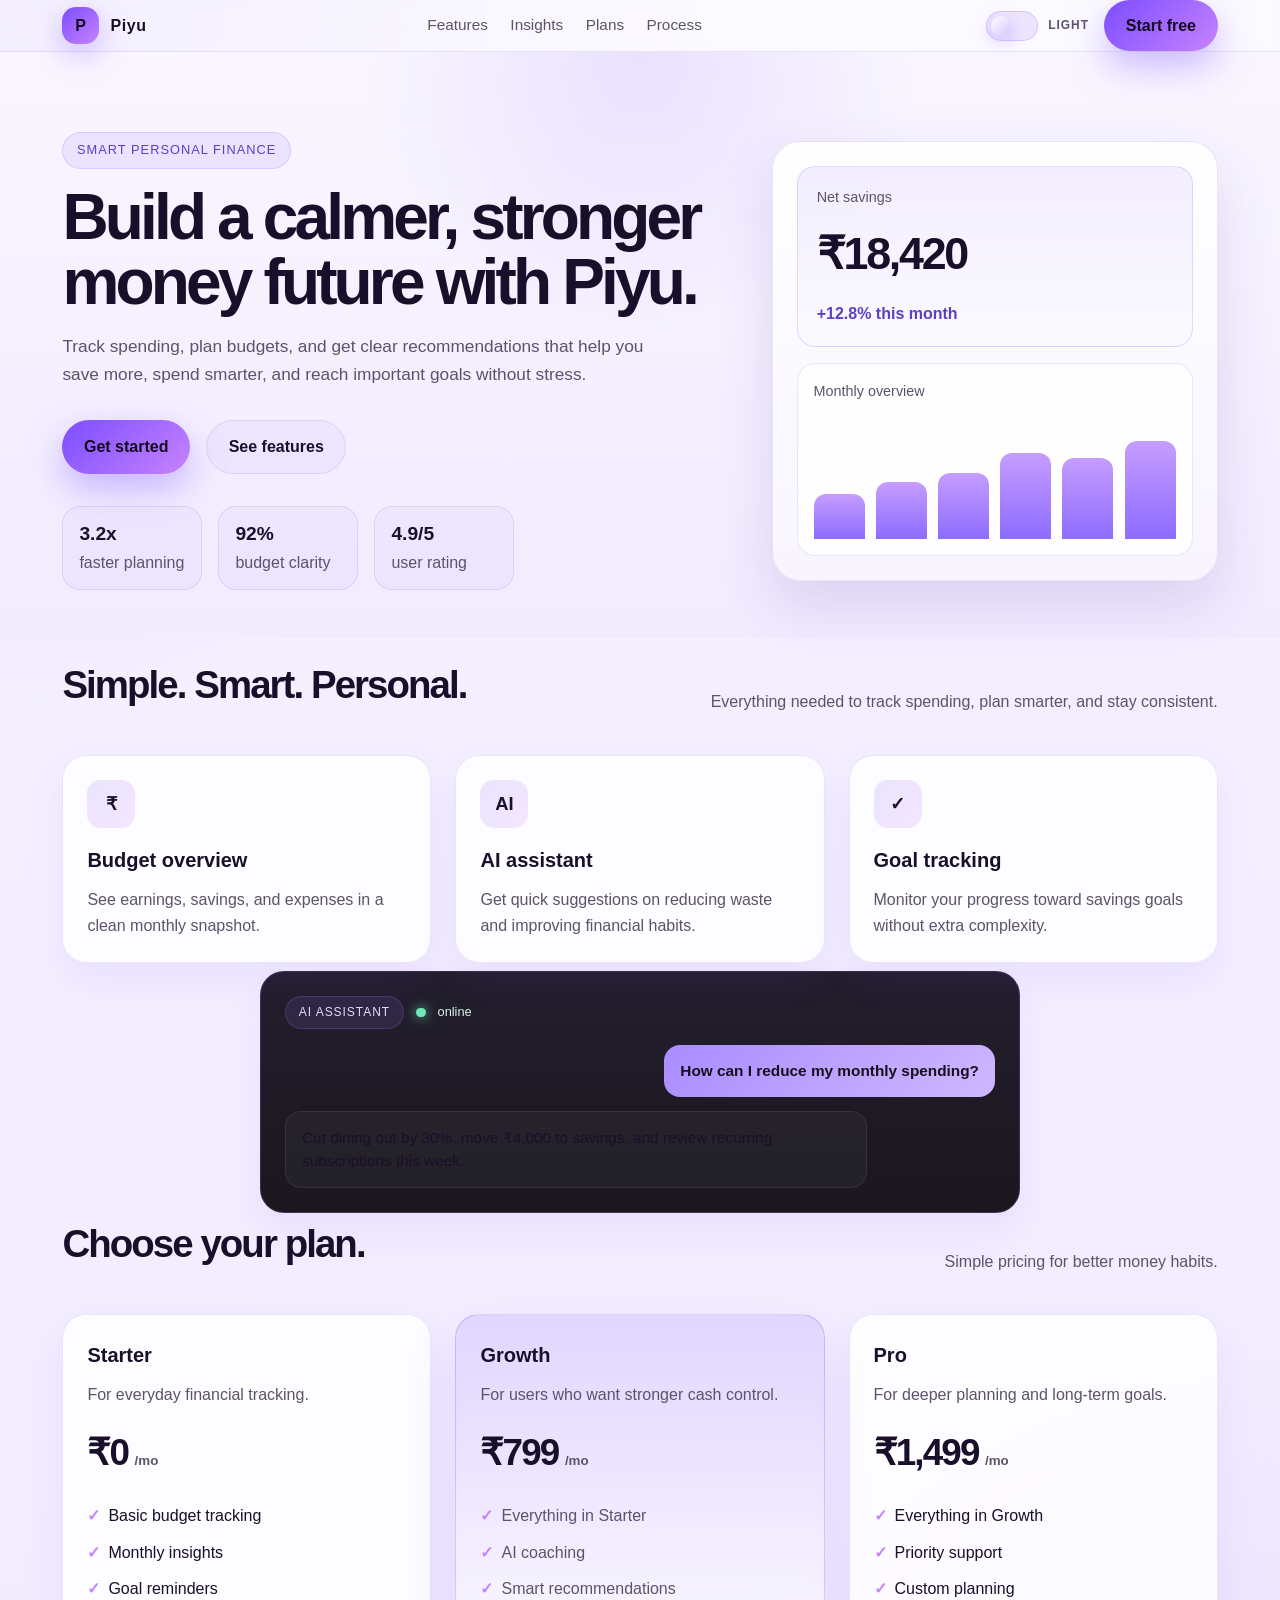
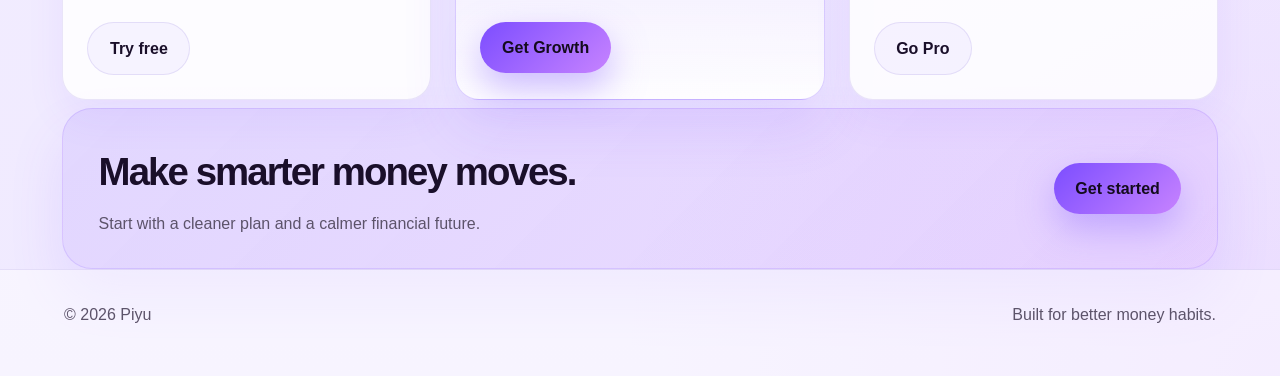
<file: index.html>
<!DOCTYPE html>
<html lang="en">
  <head>
    <meta charset="UTF-8" />
    <meta name="viewport" content="width=device-width, initial-scale=1.0" />
    <meta
      name="description"
      content="Finance Advisor Bot helps you manage budgets, track spending, and reach financial goals faster."
    />
    <title>Piyu | Finance Advisor Bot</title>
    <link rel="icon" type="image/svg+xml" href="assets/favicon.svg" />
    <link rel="stylesheet" href="style.css" />
  </head>
  <body>
    <header class="site-header">
      <div class="navbar container">
        <a href="#top" class="brand" aria-label="Piyu Finance Advisor Bot home">
          <span class="brand-mark">P</span>
          <span>Piyu</span>
        </a>

        <nav class="nav-links" aria-label="Main navigation">
          <a href="#features">Features</a>
          <a href="#insights">Insights</a>
          <a href="#plans">Plans</a>
          <a href="#process">Process</a>
        </nav>

        <div class="nav-actions">
          <button type="button" class="theme-toggle" aria-label="Toggle color theme" aria-pressed="false">
            <span class="theme-toggle-track">
              <span class="theme-toggle-thumb"></span>
            </span>
            <span class="theme-toggle-label">Light</span>
          </button>
          <a class="nav-cta primary-btn" href="#plans">Start free</a>
        </div>
      </div>
    </header>

    <main id="top">
      <section class="hero">
        <div class="container hero-inner">
          <div class="hero-copy">
            <span class="eyebrow">Smart personal finance</span>
            <h1>Build a calmer, stronger money future with Piyu.</h1>
            <p>
              Track spending, plan budgets, and get clear recommendations that help you save more,
              spend smarter, and reach important goals without stress.
            </p>

            <div class="cta-row">
              <a class="primary-btn" href="#plans">Get started</a>
              <a class="secondary-btn" href="#features">See features</a>
            </div>

            <ul class="quick-stats" aria-label="Key performance highlights">
              <li><strong>3.2x</strong> faster planning</li>
              <li><strong>92%</strong> budget clarity</li>
              <li><strong>4.9/5</strong> user rating</li>
            </ul>
          </div>

          <div class="hero-panel" aria-label="Finance dashboard preview">
            <div class="balance-card">
              <div class="balance-label">Net savings</div>
              <div class="balance-value">₹18,420</div>
              <div class="balance-change">+12.8% this month</div>
            </div>

            <div class="chart-card" aria-label="Monthly budget chart">
              <div class="balance-label">Monthly overview</div>
              <div class="chart-bars">
                <span style="height: 38%"></span>
                <span style="height: 48%"></span>
                <span style="height: 55%"></span>
                <span style="height: 72%"></span>
                <span style="height: 68%"></span>
                <span style="height: 82%"></span>
              </div>
            </div>
          </div>
        </div>
      </section>

      <section id="features" class="container compact-section">
        <div class="section-heading">
          <h2>Simple. Smart. Personal.</h2>
          <p>Everything needed to track spending, plan smarter, and stay consistent.</p>
        </div>

        <div class="feature-grid">
          <article class="feature-card">
            <div class="feature-icon">₹</div>
            <h3>Budget overview</h3>
            <p>See earnings, savings, and expenses in a clean monthly snapshot.</p>
          </article>

          <article class="feature-card">
            <div class="feature-icon">AI</div>
            <h3>AI assistant</h3>
            <p>Get quick suggestions on reducing waste and improving financial habits.</p>
          </article>

          <article class="feature-card">
            <div class="feature-icon">✓</div>
            <h3>Goal tracking</h3>
            <p>Monitor your progress toward savings goals without extra complexity.</p>
          </article>
        </div>
      </section>

      <section class="container ai-demo-wrap">
        <div class="ai-demo">
          <div class="ai-header">
            <span class="ai-badge">AI assistant</span>
            <span class="status-dot"></span>
            <span class="status-text">online</span>
          </div>

          <div class="chat-box">
            <div class="message user">
              <span>How can I reduce my monthly spending?</span>
            </div>
            <div class="message bot">
              <span>Cut dining out by 30%, move ₹4,000 to savings, and review recurring subscriptions this week.</span>
            </div>
          </div>
        </div>
      </section>

      <section id="plans" class="container">
        <div class="section-heading">
          <h2>Choose your plan.</h2>
          <p>Simple pricing for better money habits.</p>
        </div>

        <div class="plan-grid">
          <article class="plan-card">
            <h3>Starter</h3>
            <p>For everyday financial tracking.</p>
            <div class="plan-price"><strong>₹0</strong><small>/mo</small></div>
            <ul>
              <li>Basic budget tracking</li>
              <li>Monthly insights</li>
              <li>Goal reminders</li>
            </ul>
            <a class="secondary-btn" href="#top">Try free</a>
          </article>

          <article class="plan-card popular">
            <h3>Growth</h3>
            <p>For users who want stronger cash control.</p>
            <div class="plan-price"><strong>₹799</strong><small>/mo</small></div>
            <ul>
              <li>Everything in Starter</li>
              <li>AI coaching</li>
              <li>Smart recommendations</li>
            </ul>
            <a class="primary-btn" href="#top">Get Growth</a>
          </article>

          <article class="plan-card">
            <h3>Pro</h3>
            <p>For deeper planning and long-term goals.</p>
            <div class="plan-price"><strong>₹1,499</strong><small>/mo</small></div>
            <ul>
              <li>Everything in Growth</li>
              <li>Priority support</li>
              <li>Custom planning</li>
            </ul>
            <a class="secondary-btn" href="#top">Go Pro</a>
          </article>
        </div>
      </section>

      <section class="container cta-wrap">
        <div class="cta-banner">
          <div>
            <h3>Make smarter money moves.</h3>
            <p>Start with a cleaner plan and a calmer financial future.</p>
          </div>
          <a class="primary-btn" href="#plans">Get started</a>
        </div>
      </section>
    </main>

    <footer class="footer">
      <div class="footer-inner">
        <div>© 2026 Piyu</div>
        <div>Built for better money habits.</div>
      </div>
    </footer>

    <script>
      (() => {
        const savedTheme = localStorage.getItem('piyu-theme');
        const preferredTheme = savedTheme || 'light';
        document.body.setAttribute('data-theme', preferredTheme);

        const syncToggle = () => {
          const toggle = document.querySelector('.theme-toggle');
          if (!toggle) return;

          const isDark = document.body.dataset.theme === 'dark';
          toggle.setAttribute('aria-pressed', String(isDark));
          toggle.classList.toggle('is-dark', isDark);

          const label = toggle.querySelector('.theme-toggle-label');
          if (label) {
            label.textContent = isDark ? 'Dark' : 'Light';
          }
        };

        document.addEventListener('DOMContentLoaded', () => {
          syncToggle();

          const toggle = document.querySelector('.theme-toggle');
          if (!toggle) return;

          toggle.addEventListener('click', () => {
            const nextTheme = document.body.dataset.theme === 'dark' ? 'light' : 'dark';
            document.body.setAttribute('data-theme', nextTheme);
            localStorage.setItem('piyu-theme', nextTheme);
            syncToggle();
          });
        });
      })();
    </script>
  </body>
</html>
</file>
<file: style.css>
:root {
    --bg: #f6f2ff;
    --bg-soft: #f0eaff;
    --bg-panel: rgba(255, 255, 255, 0.82);
    --bg-card: rgba(255, 255, 255, 0.92);
    --primary: #7c4dff;
    --primary-strong: #6438ea;
    --primary-soft: rgba(124, 77, 255, 0.12);
    --secondary: #5d3ec7;
    --highlight: #c783ff;
    --text: #1a0f2a;
    --muted: #5c536a;
    --line: rgba(93, 62, 199, 0.12);
    --shadow: 0 24px 55px rgba(103, 71, 176, 0.16);
}

body[data-theme="dark"] {
    --bg: #09070f;
    --bg-soft: #120f1a;
    --bg-panel: rgba(18, 15, 24, 0.78);
    --bg-card: rgba(26, 19, 37, 0.88);
    --primary: #9d7bff;
    --primary-strong: #7c4dff;
    --primary-soft: rgba(157, 123, 255, 0.16);
    --secondary: #d8c0ff;
    --highlight: #f0a6ff;
    --text: #f5f3ff;
    --muted: #cbbfe5;
    --line: rgba(255, 255, 255, 0.08);
    --shadow: 0 26px 60px rgba(17, 9, 25, 0.55);
}

* {
    box-sizing: border-box;
}

html {
    scroll-behavior: smooth;
}

body {
    margin: 0;
    font-family: "Segoe UI", Tahoma, Geneva, Verdana, sans-serif;
    background:
        radial-gradient(circle at top left, rgba(124, 77, 255, 0.16), transparent 30%),
        radial-gradient(circle at bottom right, rgba(199, 131, 255, 0.14), transparent 28%),
        linear-gradient(180deg, var(--bg) 0%, var(--bg-soft) 100%);
    color: var(--text);
    line-height: 1.6;
    transition: background 0.25s ease, color 0.25s ease;
}

a {
    color: inherit;
    text-decoration: none;
}

img {
    max-width: 100%;
    display: block;
}

.site-header {
    position: sticky;
    top: 0;
    z-index: 20;
    background: rgba(255, 255, 255, 0.6);
    backdrop-filter: blur(14px);
    border-bottom: 1px solid var(--line);
}

body[data-theme="dark"] .site-header {
    background: rgba(9, 7, 15, 0.72);
}

.navbar {
    max-width: 1200px;
    margin: 0 auto;
    padding: 1rem 1.5rem;
    display: flex;
    align-items: center;
    justify-content: space-between;
    gap: 1rem;
}

.brand {
    display: inline-flex;
    align-items: center;
    gap: 0.7rem;
    color: var(--text);
    font-weight: 700;
    letter-spacing: 0.04em;
}

.brand-mark {
    width: 2.3rem;
    height: 2.3rem;
    border-radius: 14px;
    display: grid;
    place-items: center;
    background: linear-gradient(135deg, var(--primary), var(--highlight));
    color: #130b1c;
    font-weight: 800;
    box-shadow: 0 10px 30px rgba(124, 77, 255, 0.35);
}

.nav-links {
    display: flex;
    align-items: center;
    gap: 1.4rem;
    color: var(--muted);
    font-size: 0.96rem;
}

.nav-links a:hover {
    color: var(--text);
}

.nav-actions {
    display: flex;
    align-items: center;
    gap: 0.75rem;
}

.theme-toggle {
    border: none;
    background: transparent;
    color: var(--text);
    cursor: pointer;
    display: inline-flex;
    align-items: center;
    gap: 0.65rem;
    font: inherit;
    padding: 0.15rem 0.2rem;
}

.theme-toggle-track {
    position: relative;
    width: 52px;
    height: 30px;
    border-radius: 999px;
    background: rgba(124, 77, 255, 0.12);
    border: 1px solid rgba(124, 77, 255, 0.22);
    display: inline-flex;
    align-items: center;
    padding: 4px;
    transition: background 0.2s ease, border-color 0.2s ease;
}

.theme-toggle-thumb {
    width: 20px;
    height: 20px;
    border-radius: 50%;
    background: linear-gradient(135deg, #ffffff, #d5c5ff);
    box-shadow: 0 6px 18px rgba(124, 77, 255, 0.32);
    transform: translateX(0);
    transition: transform 0.2s ease;
}

.theme-toggle.is-dark .theme-toggle-track {
    background: rgba(255, 255, 255, 0.08);
    border-color: rgba(255, 255, 255, 0.1);
}

.theme-toggle.is-dark .theme-toggle-thumb {
    transform: translateX(22px);
    background: linear-gradient(135deg, #f3dfff, #b18dff);
}

.theme-toggle-label {
    font-size: 0.75rem;
    font-weight: 700;
    letter-spacing: 0.08em;
    text-transform: uppercase;
    color: var(--muted);
}

.nav-cta,
.primary-btn,
.secondary-btn {
    display: inline-flex;
    align-items: center;
    justify-content: center;
    border-radius: 999px;
    padding: 0.8rem 1.35rem;
    font-weight: 700;
    transition: transform 0.2s ease, box-shadow 0.2s ease, border-color 0.2s ease;
}

.primary-btn {
    background: linear-gradient(135deg, var(--primary), var(--highlight));
    color: #140b1d;
    box-shadow: 0 15px 35px rgba(157, 123, 255, 0.5);
}

.secondary-btn {
    background: rgba(124, 77, 255, 0.05);
    border: 1px solid var(--line);
    color: var(--text);
}

body[data-theme="dark"] .secondary-btn {
    background: rgba(255, 255, 255, 0.02);
    border-color: rgba(255, 255, 255, 0.15);
    color: #fff;
}

.nav-cta:hover,
.primary-btn:hover,
.secondary-btn:hover {
    transform: translateY(-1px);
}

.container {
    max-width: 1200px;
    margin: 0 auto;
    padding: 0 1.4rem;
}

.hero {
    padding: 5rem 0 3rem;
    background:
        radial-gradient(circle at top, rgba(124, 77, 255, 0.12), transparent 32%),
        linear-gradient(180deg, #f9f6ff 0%, #f1ebff 100%);
}

body[data-theme="dark"] .hero {
    background:
        radial-gradient(circle at top, rgba(157, 123, 255, 0.22), transparent 32%),
        linear-gradient(180deg, #0d0915 0%, #120d1a 100%);
}

.hero-inner {
    display: grid;
    grid-template-columns: 1.2fr 0.8fr;
    gap: 2.5rem;
    align-items: center;
}

.eyebrow {
    display: inline-block;
    padding: 0.45rem 0.85rem;
    border-radius: 999px;
    background: rgba(124, 77, 255, 0.1);
    border: 1px solid rgba(124, 77, 255, 0.18);
    color: var(--secondary);
    font-size: 0.8rem;
    letter-spacing: 0.08em;
    text-transform: uppercase;
    margin-bottom: 1rem;
}

.hero-copy h1 {
    margin: 0;
    color: var(--text);
    font-size: clamp(2.6rem, 5vw, 4.6rem);
    line-height: 1.02;
    letter-spacing: -0.06em;
}

.hero-copy p {
    margin-top: 1.1rem;
    color: var(--muted);
    font-size: 1.08rem;
    max-width: 600px;
}

.cta-row {
    display: flex;
    flex-wrap: wrap;
    gap: 1rem;
    margin-top: 2rem;
}

.quick-stats {
    list-style: none;
    padding: 0;
    margin: 2rem 0 0;
    display: flex;
    flex-wrap: wrap;
    gap: 1rem;
}

.quick-stats li {
    min-width: 140px;
    background: rgba(124, 77, 255, 0.04);
    border: 1px solid var(--line);
    border-radius: 18px;
    padding: 0.8rem 1rem;
    color: var(--muted);
}

.quick-stats strong {
    display: block;
    font-size: 1.2rem;
    color: var(--text);
}

.hero-panel {
    background: linear-gradient(180deg, rgba(255, 255, 255, 0.9), rgba(249, 245, 255, 0.9));
    border: 1px solid var(--line);
    border-radius: 28px;
    padding: 1.5rem;
    box-shadow: var(--shadow);
}

body[data-theme="dark"] .hero-panel {
    background: linear-gradient(180deg, rgba(21, 15, 28, 0.9), rgba(14, 12, 18, 0.9));
}

.balance-card {
    background: linear-gradient(180deg, rgba(124, 77, 255, 0.09), rgba(255,255,255,0.04));
    border-radius: 18px;
    padding: 1.2rem;
    border: 1px solid rgba(124, 77, 255, 0.18);
}

.balance-label {
    color: var(--muted);
    font-size: 0.9rem;
    margin-bottom: 0.6rem;
}

.balance-value {
    color: var(--text);
    font-size: clamp(2rem, 5vw, 2.8rem);
    font-weight: 800;
    letter-spacing: -0.05em;
}

.balance-change {
    margin-top: 0.7rem;
    color: var(--secondary);
    font-weight: 700;
}

.chart-card {
    background: rgba(255, 255, 255, 0.8);
    border-radius: 18px;
    margin-top: 1rem;
    padding: 1rem;
    border: 1px solid var(--line);
}

.chart-bars {
    display: flex;
    align-items: end;
    height: 120px;
    gap: 0.7rem;
    margin-top: 1rem;
}

.chart-bars span {
    flex: 1;
    border-radius: 12px 12px 0 0;
    background: linear-gradient(180deg, #c69dff 0%, #8d6cff 100%);
}

section {
    padding: 5rem 0;
}

.section-heading {
    display: flex;
    align-items: end;
    justify-content: space-between;
    gap: 1rem;
    margin-bottom: 2.5rem;
}

.section-heading h2 {
    margin: 0;
    font-size: clamp(2rem, 3vw, 2.8rem);
    color: var(--text);
    letter-spacing: -0.05em;
}

.section-heading p {
    margin: 0;
    color: var(--muted);
    max-width: 540px;
}

.feature-grid,
.plan-grid {
    display: grid;
    gap: 1.5rem;
}

.feature-grid {
    grid-template-columns: repeat(3, minmax(0, 1fr));
}

.feature-card,
.plan-card,
.ai-demo {
    background: rgba(255, 255, 255, 0.82);
    border: 1px solid var(--line);
    border-radius: 24px;
    padding: 1.5rem;
    box-shadow: 0 18px 38px rgba(124, 77, 255, 0.08);
    color: var(--text);
}

.feature-icon {
    width: 3rem;
    height: 3rem;
    border-radius: 14px;
    display: grid;
    place-items: center;
    margin-bottom: 1rem;
    font-size: 1.15rem;
    background: linear-gradient(135deg, rgba(124, 77, 255, 0.14), rgba(199, 131, 255, 0.18));
    color: var(--text);
    font-weight: 700;
}

.feature-card h3,
.plan-card h3 {
    margin: 0 0 0.7rem;
    font-size: 1.25rem;
}

.feature-card p,
.plan-card p {
    margin: 0;
    color: var(--muted);
}

.compact-section {
    padding-top: 1rem;
}

.ai-demo-wrap {
    padding-top: 0.5rem;
}

.ai-demo {
    max-width: 760px;
    margin: 0 auto;
    border: 1px solid rgba(157, 123, 255, 0.22);
    background: linear-gradient(180deg, rgba(23, 18, 34, 0.95), rgba(14, 11, 18, 0.95));
}

.ai-header {
    display: flex;
    align-items: center;
    gap: 0.75rem;
    margin-bottom: 1rem;
    color: var(--muted);
}

.ai-badge {
    background: rgba(157, 123, 255, 0.12);
    color: #e8d8ff;
    border: 1px solid rgba(157, 123, 255, 0.22);
    border-radius: 999px;
    padding: 0.35rem 0.8rem;
    font-size: 0.75rem;
    letter-spacing: 0.08em;
    text-transform: uppercase;
}

.status-dot {
    width: 0.6rem;
    height: 0.6rem;
    border-radius: 50%;
    background: #6ee7b7;
    box-shadow: 0 0 12px rgba(110, 231, 183, 0.9);
}

.status-text {
    font-size: 0.8rem;
    color: #d7f7ea;
}

.chat-box {
    display: grid;
    gap: 0.9rem;
}

.message {
    display: flex;
}

.message span {
    max-width: 82%;
    padding: 0.9rem 1rem;
    border-radius: 16px;
    font-size: 0.96rem;
    line-height: 1.5;
}

.message.user {
    justify-content: flex-end;
}

.message.user span {
    background: linear-gradient(135deg, #a98cff, #d0b7ff);
    color: #150f1c;
    font-weight: 600;
}

.message.bot span {
    background: rgba(255, 255, 255, 0.04);
    border: 1px solid rgba(255, 255, 255, 0.08);
    color: var(--text);
}

.plan-grid {
    grid-template-columns: repeat(3, minmax(0, 1fr));
}

.plan-card.popular {
    background: linear-gradient(180deg, rgba(124, 77, 255, 0.14), rgba(255, 255, 255, 0.9));
    color: var(--text);
    border-color: rgba(124, 77, 255, 0.25);
    box-shadow: 0 28px 55px rgba(124, 77, 255, 0.12);
}

.plan-card.popular p,
.plan-card.popular li,
.plan-card.popular .plan-price small {
    color: var(--muted);
}

.plan-card ul {
    list-style: none;
    padding: 0;
    margin: 1.25rem 0;
    display: grid;
    gap: 0.7rem;
}

.plan-card li::before {
    content: "✓";
    color: var(--highlight);
    font-weight: 800;
    margin-right: 0.5rem;
}

.plan-price {
    display: flex;
    align-items: baseline;
    gap: 0.4rem;
    margin: 1rem 0;
    font-weight: 800;
    color: var(--text);
}

.plan-card.popular .plan-price {
    color: var(--text);
}

.plan-price strong {
    font-size: 2.3rem;
    letter-spacing: -0.05em;
}

.plan-price small {
    color: var(--muted);
}

.cta-wrap {
    padding-top: 0.5rem;
}

.cta-banner {
    background: linear-gradient(135deg, rgba(124, 77, 255, 0.12), rgba(199, 131, 255, 0.16));
    border: 1px solid rgba(124, 77, 255, 0.16);
    box-shadow: 0 28px 55px rgba(124, 77, 255, 0.12);
    color: var(--text);
    border-radius: 30px;
    padding: 2rem 2.2rem;
    display: flex;
    justify-content: space-between;
    align-items: center;
    gap: 1rem;
}

.cta-banner h3 {
    margin: 0 0 0.5rem;
    font-size: clamp(1.8rem, 3vw, 2.6rem);
    letter-spacing: -0.05em;
}

.cta-banner p {
    margin: 0;
    color: var(--muted);
}

.footer {
    background: rgba(255, 255, 255, 0.5);
    color: var(--muted);
    padding: 2rem 0 3rem;
    border-top: 1px solid var(--line);
}

.footer-inner {
    max-width: 1200px;
    margin: 0 auto;
    padding: 0 1.5rem;
    display: flex;
    justify-content: space-between;
    gap: 1rem;
    flex-wrap: wrap;
}

@media (max-width: 900px) {
    .hero-inner,
    .feature-grid,
    .plan-grid {
        grid-template-columns: 1fr;
    }

    .section-heading,
    .cta-banner,
    .navbar {
        flex-direction: column;
        align-items: flex-start;
    }

    .nav-links {
        flex-wrap: wrap;
    }
}
</file>
